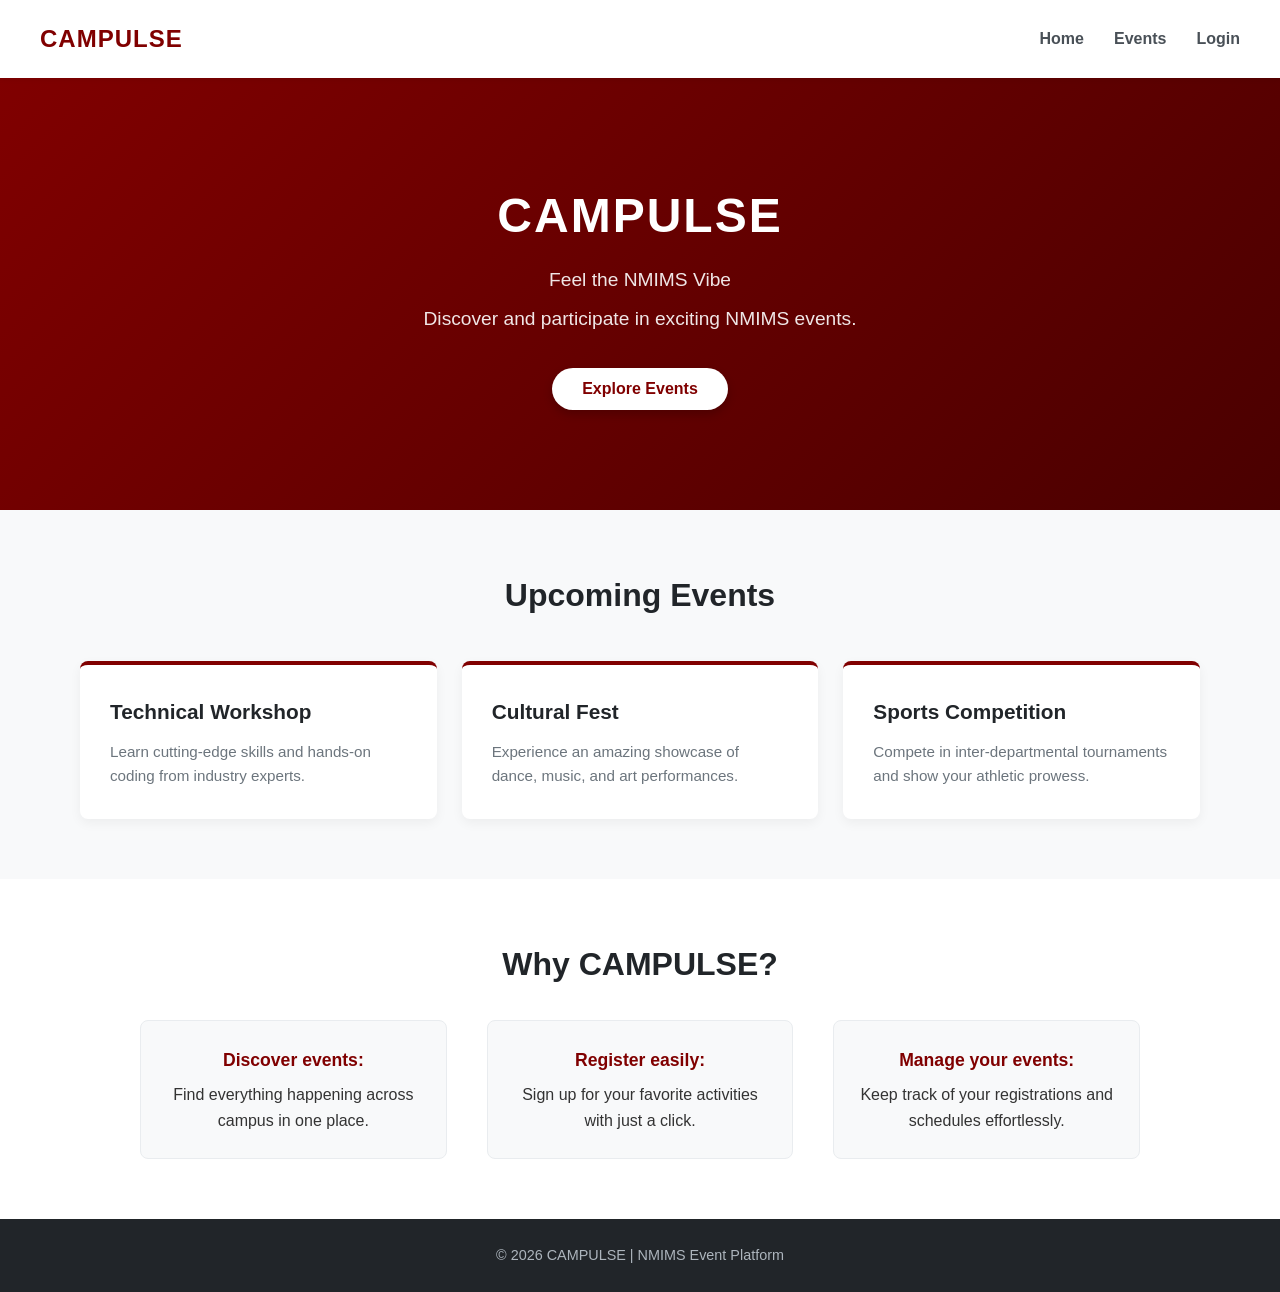
<file: Campulse/index.html>
<!DOCTYPE html>
<html lang="en">
<head>
    <meta charset="UTF-8">
    <meta name="viewport" content="width=device-width, initial-scale=1.0">
    <title>CAMPULSE - NMIMS Event Platform</title>
    <link rel="stylesheet" href="style/style.css">
</head>
<body>

    <nav>
        <div><strong>CAMPULSE</strong></div>
        <ul>
            <li><a href="#home">Home</a></li>
            <li><a href="#events">Events</a></li>
            <li><a href="#login">Login</a></li>
        </ul>
    </nav>

    <header id="home">
        <h1>CAMPULSE</h1>
        <p>Feel the NMIMS Vibe</p>
        <p>Discover and participate in exciting NMIMS events.</p>
        <a href="#events"><button>Explore Events</button></a>
    </header>

    <section id="events">
        <h2>Upcoming Events</h2>
        <div>
            <div>
                <h3>Technical Workshop</h3>
                <p>Learn cutting-edge skills and hands-on coding from industry experts.</p>
            </div>
            <div>
                <h3>Cultural Fest</h3>
                <p>Experience an amazing showcase of dance, music, and art performances.</p>
            </div>
            <div>
                <h3>Sports Competition</h3>
                <p>Compete in inter-departmental tournaments and show your athletic prowess.</p>
            </div>
        </div>
    </section>

    <section>
        <h2>Why CAMPULSE?</h2>
        <ul>
            <li><strong>Discover events:</strong> Find everything happening across campus in one place.</li>
            <li><strong>Register easily:</strong> Sign up for your favorite activities with just a click.</li>
            <li><strong>Manage your events:</strong> Keep track of your registrations and schedules effortlessly.</li>
        </ul>
    </section>

    <footer>
        <p>&copy; 2026 CAMPULSE | NMIMS Event Platform</p>
    </footer>

    <script src="js/script.js"></script>
</body>
</html>
</file>
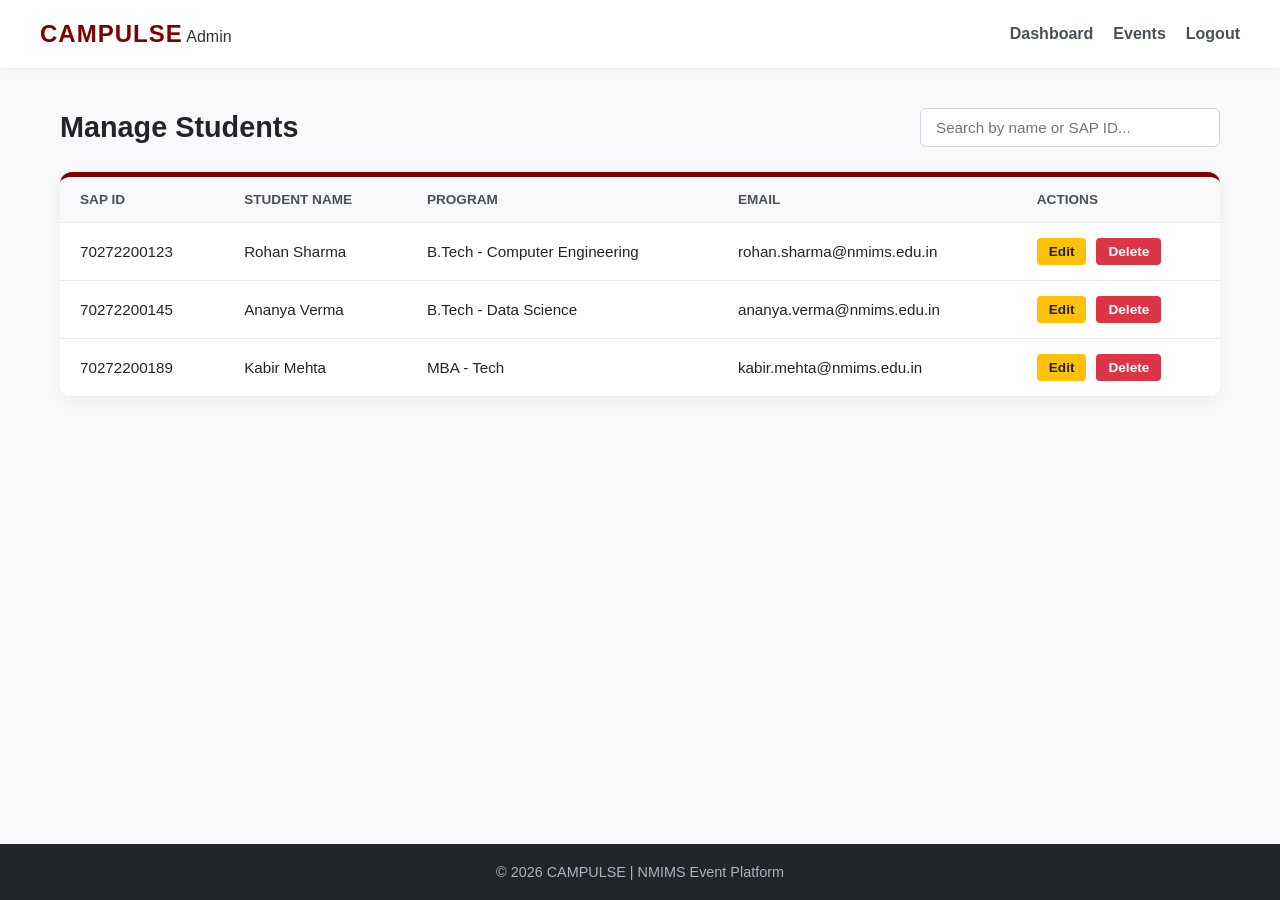
<file: Campulse/admin-students.html>
<!DOCTYPE html>
<html lang="en">
<head>
    <meta charset="UTF-8">
    <meta name="viewport" content="width=device-width, initial-scale=1.0">
    <title>CAMPULSE - Admin Manage Students</title>
    <link rel="stylesheet" href="style/admin-students.css">
</head>
<body>

    <nav>
        <div><strong>CAMPULSE</strong> Admin</div>
        <div class="nav-links">
            <a href="admin-dashboard.html">Dashboard</a>
            <a href="admin-events.html">Events</a>
            <a href="index.html">Logout</a>
        </div>
    </nav>

    <div class="dashboard-container">
        <div class="dashboard-header">
            <h2>Manage Students</h2>
            <input type="text" id="searchInput" class="search-bar" placeholder="Search by name or SAP ID...">
        </div>

        <div class="table-card">
            <table id="studentTable">
                <thead>
                    <tr>
                        <th>SAP ID</th>
                        <th>Student Name</th>
                        <th>Program</th>
                        <th>Email</th>
                        <th>Actions</th>
                    </tr>
                </thead>
                <tbody>
                    <tr>
                        <td>70272200123</td>
                        <td>Rohan Sharma</td>
                        <td>B.Tech - Computer Engineering</td>
                        <td>rohan.sharma@nmims.edu.in</td>
                        <td>
                            <div class="action-btns">
                                <button class="btn btn-edit">Edit</button>
                                <button class="btn btn-delete">Delete</button>
                            </div>
                        </td>
                    </tr>
                    <tr>
                        <td>70272200145</td>
                        <td>Ananya Verma</td>
                        <td>B.Tech - Data Science</td>
                        <td>ananya.verma@nmims.edu.in</td>
                        <td>
                            <div class="action-btns">
                                <button class="btn btn-edit">Edit</button>
                                <button class="btn btn-delete">Delete</button>
                            </div>
                        </td>
                    </tr>
                    <tr>
                        <td>70272200189</td>
                        <td>Kabir Mehta</td>
                        <td>MBA - Tech</td>
                        <td>kabir.mehta@nmims.edu.in</td>
                        <td>
                            <div class="action-btns">
                                <button class="btn btn-edit">Edit</button>
                                <button class="btn btn-delete">Delete</button>
                            </div>
                        </td>
                    </tr>
                </tbody>
            </table>
        </div>
    </div>

    <footer>
        <p>&copy; 2026 CAMPULSE | NMIMS Event Platform</p>
    </footer>

    <script src="js/admin-students.js"></script>
</body>
</html>
</file>
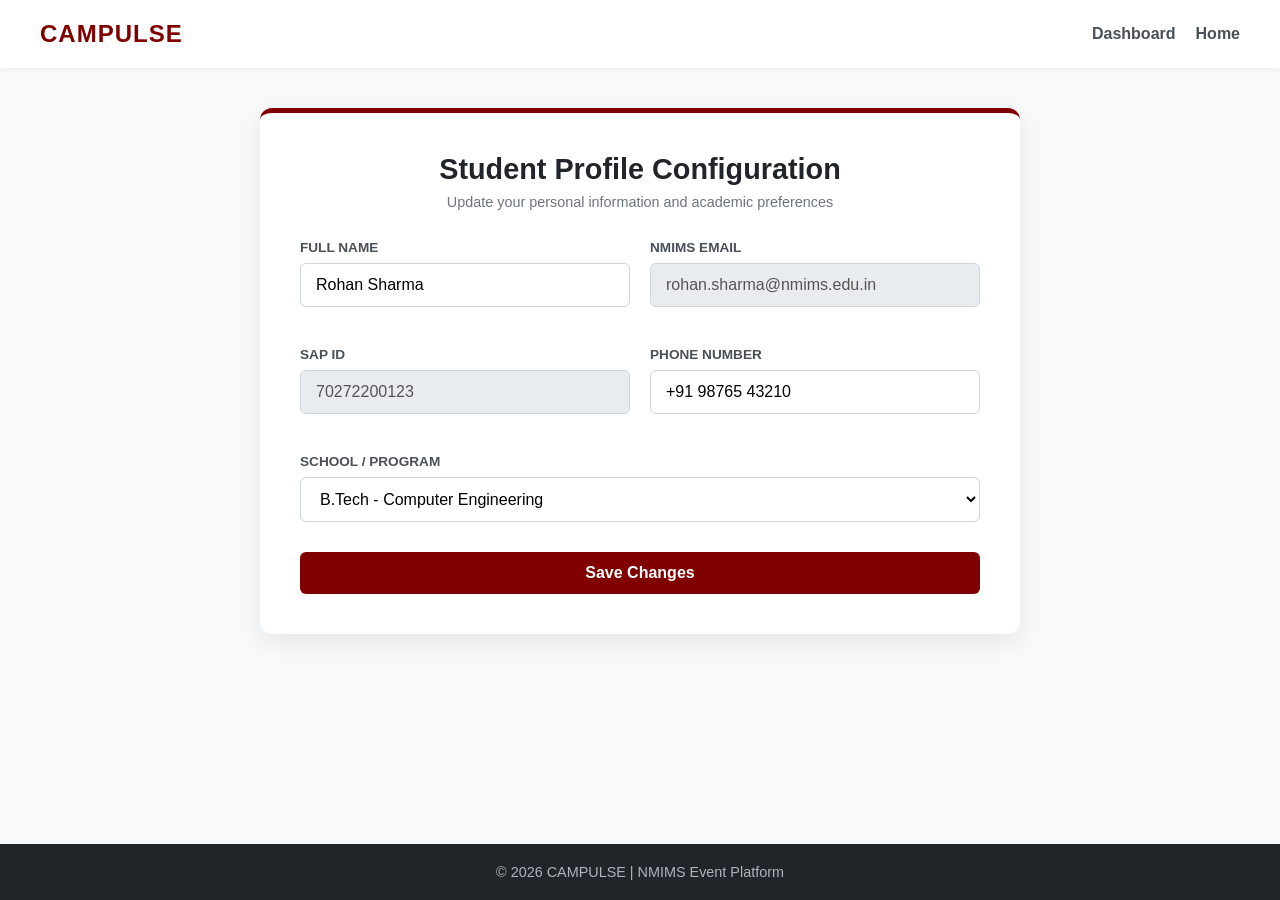
<file: Campulse/edit-profile.html>
<!DOCTYPE html>
<html lang="en">
<head>
    <meta charset="UTF-8">
    <meta name="viewport" content="width=device-width, initial-scale=1.0">
    <title>CAMPULSE - Edit Student Profile</title>
    <link rel="stylesheet" href="style/edit-profile.css">
</head>
<body>

    <nav>
        <div><strong>CAMPULSE</strong></div>
        <div class="nav-links">
            <a href="#">Dashboard</a>
            <a href="#">Home</a>
        </div>
    </nav>

    <div class="profile-container">
        <div class="profile-card">
            <h2>Student Profile Configuration</h2>
            <p>Update your personal information and academic preferences</p>
            
            <div class="success-banner" id="successBanner">Profile updated successfully!</div>

            <form id="profileForm">
                <div class="form-grid">
                    <div class="form-group">
                        <label for="fullName">Full Name</label>
                        <input type="text" id="fullName" value="Rohan Sharma" required>
                    </div>

                    <div class="form-group">
                        <label for="email">NMIMS Email</label>
                        <input type="email" id="email" value="rohan.sharma@nmims.edu.in" disabled>
                    </div>

                    <div class="form-group">
                        <label for="sapId">SAP ID</label>
                        <input type="text" id="sapId" value="70272200123" disabled>
                    </div>

                    <div class="form-group">
                        <label for="phone">Phone Number</label>
                        <input type="tel" id="phone" value="+91 98765 43210" pattern="[+0-9\s-]{10,15}" required>
                    </div>

                    <div class="form-group full-width">
                        <label for="program">School / Program</label>
                        <select id="program" required>
                            <option value="B.Tech - Computer Engineering" selected>B.Tech - Computer Engineering</option>
                            <option value="B.Tech - Data Science">B.Tech - Data Science</option>
                            <option value="MBA - Tech">MBA - Tech</option>
                            <option value="BBA - Branding & Advertising">BBA - Branding & Advertising</option>
                        </select>
                    </div>
                </div>

                <button type="submit" class="save-btn">Save Changes</button>
            </form>
        </div>
    </div>

    <footer>
        <p>&copy; 2026 CAMPULSE | NMIMS Event Platform</p>
    </footer>

    <script src="style/edit-profile.css"></script>
</body>
</html>
</file>
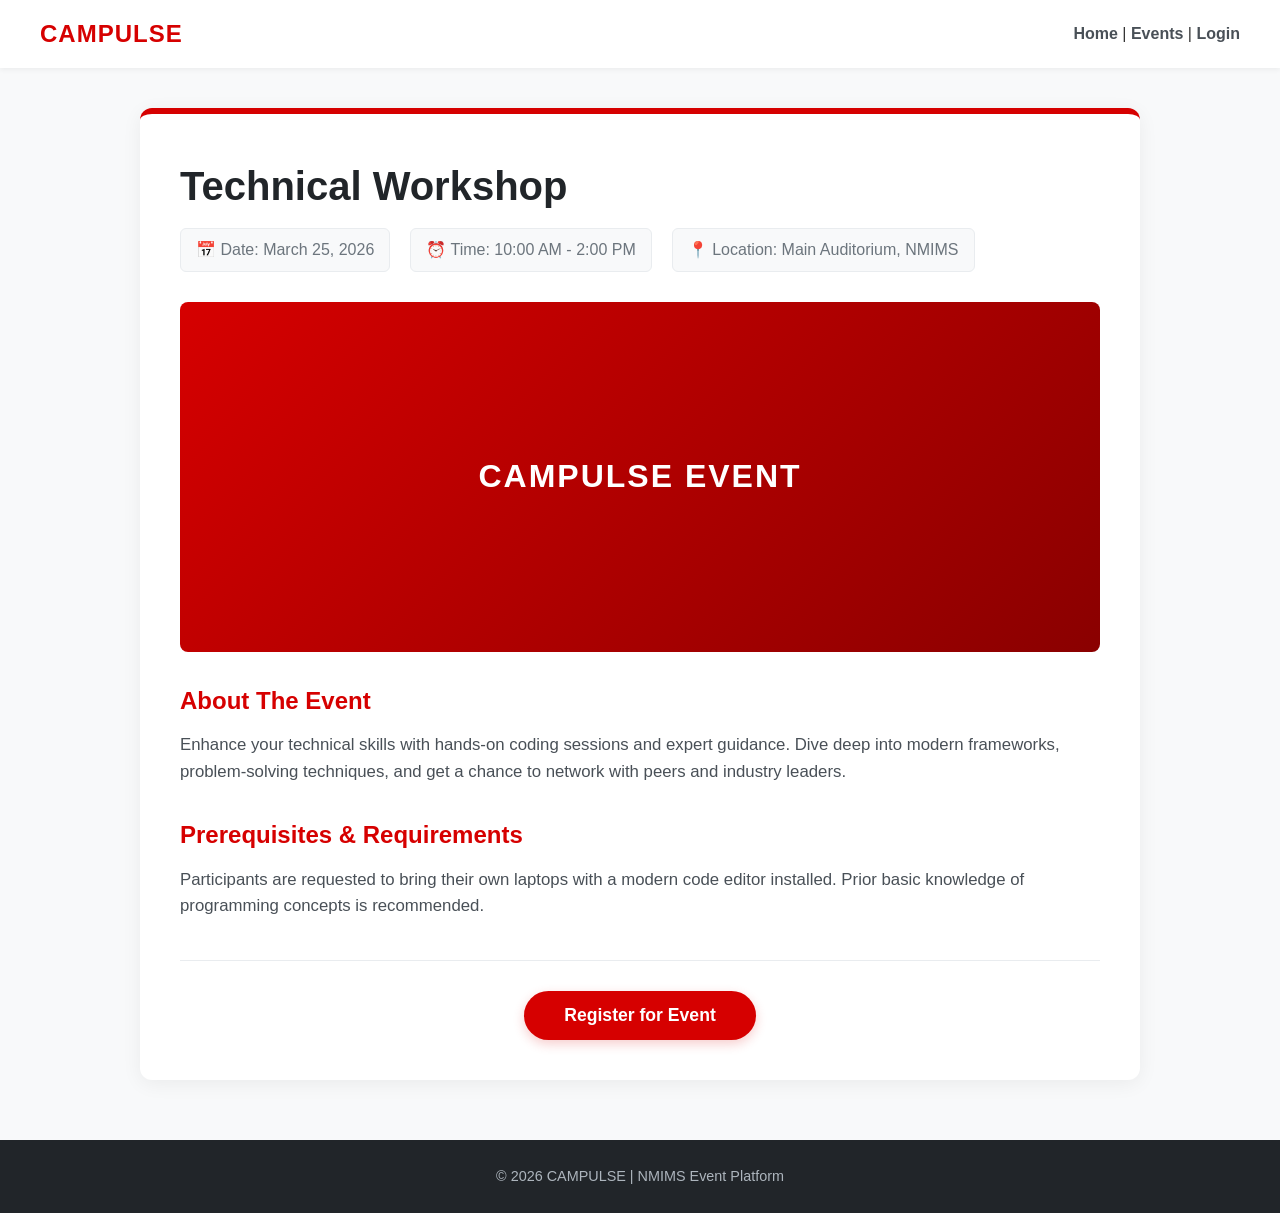
<file: Campulse/event-detail.html>
<!DOCTYPE html>
<html lang="en">
<head>
    <meta charset="UTF-8">
    <meta name="viewport" content="width=device-width, initial-scale=1.0">
    <title>Event Detail - CAMPULSE</title>
    <link rel="stylesheet" href="style/event-details.css">
</head>
<body>

    <nav>
        <div class="nav-brand">
            <strong>CAMPULSE</strong>
        </div>
        <div>
            <a href="index.html">Home</a> | 
            <a href="index.html#events">Events</a> | 
            <a href="#login">Login</a>
        </div>
    </nav>

    <main class="event-container">
        <div class="event-header">
            <h1 id="event-title">Technical Workshop</h1>
            <div class="event-meta">
                <span>📅 Date: March 25, 2026</span>
                <span>⏰ Time: 10:00 AM - 2:00 PM</span>
                <span>📍 Location: Main Auditorium, NMIMS</span>
            </div>
        </div>

        <div class="event-banner">
            CAMPULSE EVENT
        </div>

        <div class="event-section">
            <h2>About The Event</h2>
            <p id="event-desc">Enhance your technical skills with hands-on coding sessions and expert guidance. Dive deep into modern frameworks, problem-solving techniques, and get a chance to network with peers and industry leaders.</p>
        </div>

        <div class="event-section">
            <h2>Prerequisites & Requirements</h2>
            <p>Participants are requested to bring their own laptops with a modern code editor installed. Prior basic knowledge of programming concepts is recommended.</p>
        </div>

        <div class="register-box">
            <button id="registerBtn" class="btn-register">Register for Event</button>
        </div>
    </main>

    <div id="successModal" class="modal">
        <div class="modal-content">
            <h3>Successfully Registered! 🎉</h3>
            <p>You have successfully registered for the event. Check your email for further details and passes.</p>
            <button id="closeModal" class="btn-close">OK</button>
        </div>
    </div>

    <footer>
        <p>&copy; 2026 CAMPULSE | NMIMS Event Platform</p>
    </footer>

    <script src="js/event-detail.js"></script>
</body>
</html>
</file>
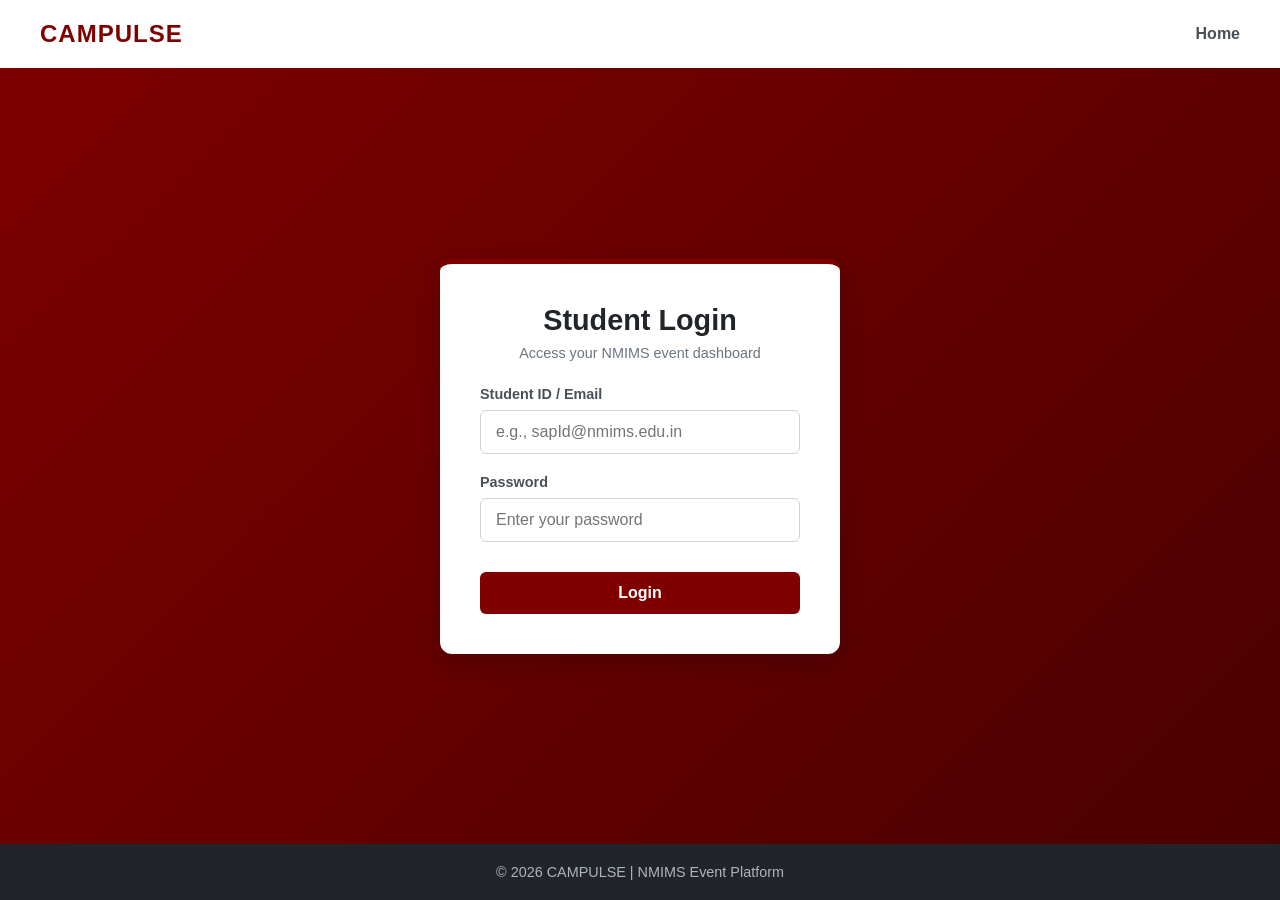
<file: Campulse/login.html>
<!DOCTYPE html>
<html lang="en">
<head>
    <meta charset="UTF-8">
    <meta name="viewport" content="width=device-width, initial-scale=1.0">
    <title>CAMPULSE - Student Login</title>
    <link rel="stylesheet" href="style/login.css">
</head>
<body>

    <nav>
        <div><strong>CAMPULSE</strong></div>
        <a href="index.html">Home</a>
    </nav>

    <div class="login-container">
        <div class="login-card">
            <h2>Student Login</h2>
            <p>Access your NMIMS event dashboard</p>
            
            <form id="loginForm">
                <div class="form-group">
                    <label for="studentId">Student ID / Email</label>
                    <input type="text" id="studentId" placeholder="e.g., sapId@nmims.edu.in" required>
                    <div class="error-message" id="idError">Please enter a valid NMIMS email or ID.</div>
                </div>

                <div class="form-group">
                    <label for="password">Password</label>
                    <input type="password" id="password" placeholder="Enter your password" required>
                    <div class="error-message" id="passError">Password must be at least 6 characters.</div>
                </div>

                <button type="submit" class="login-btn">Login</button>
            </form>
        </div>
    </div>

    <footer>
        <p>&copy; 2026 CAMPULSE | NMIMS Event Platform</p>
    </footer>

    <script src="js/login.js"></script>
</body>
</html>
</file>
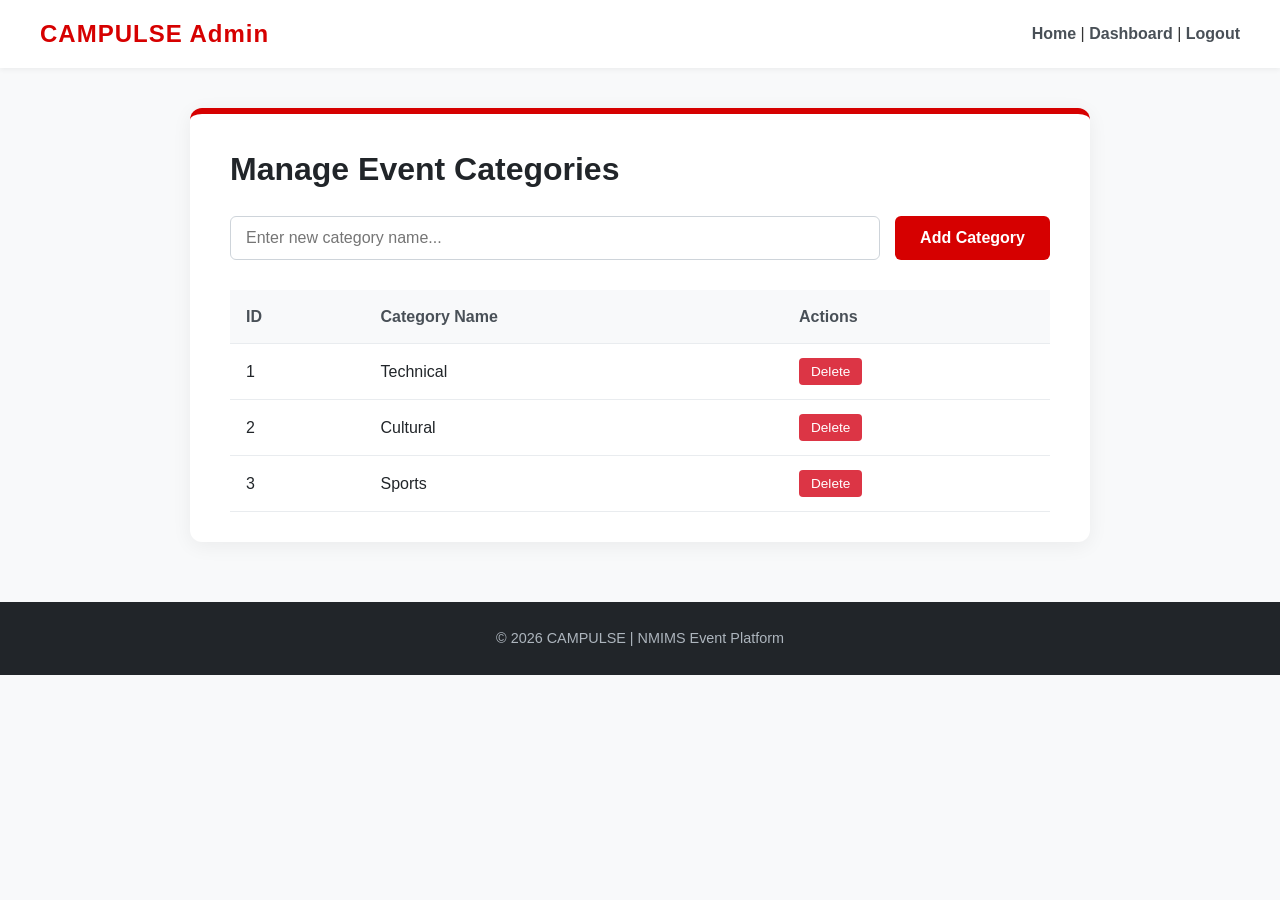
<file: Campulse/manage-categories.html>
<!DOCTYPE html>
<html lang="en">
<head>
    <meta charset="UTF-8">
    <meta name="viewport" content="width=device-width, initial-scale=1.0">
    <title>Manage Categories - CAMPULSE Admin</title>
    <link rel="stylesheet" href="style/manage-categories.css">
</head>
<body>

    <nav>
        <div>
            <strong>CAMPULSE Admin</strong>
        </div>
        <div>
            <a href="index.html">Home</a> | 
            <a href="#dashboard">Dashboard</a> | 
            <a href="#logout">Logout</a>
        </div>
    </nav>

    <main class="admin-container">
        <h1>Manage Event Categories</h1>
        
        <form id="categoryForm" class="category-form">
            <input type="text" id="categoryInput" placeholder="Enter new category name..." required autocomplete="off">
            <button type="submit" class="btn-add">Add Category</button>
        </form>

        <table class="category-table">
            <thead>
                <tr>
                    <th>ID</th>
                    <th>Category Name</th>
                    <th>Actions</th>
                </tr>
            </thead>
            <tbody id="categoryTableBody"></tbody>
        </table>
    </main>

    <footer>
        <p>&copy; 2026 CAMPULSE | NMIMS Event Platform</p>
    </footer>

    <script src="js/manage-caategories.js"></script>
</body>
</html>
</file>
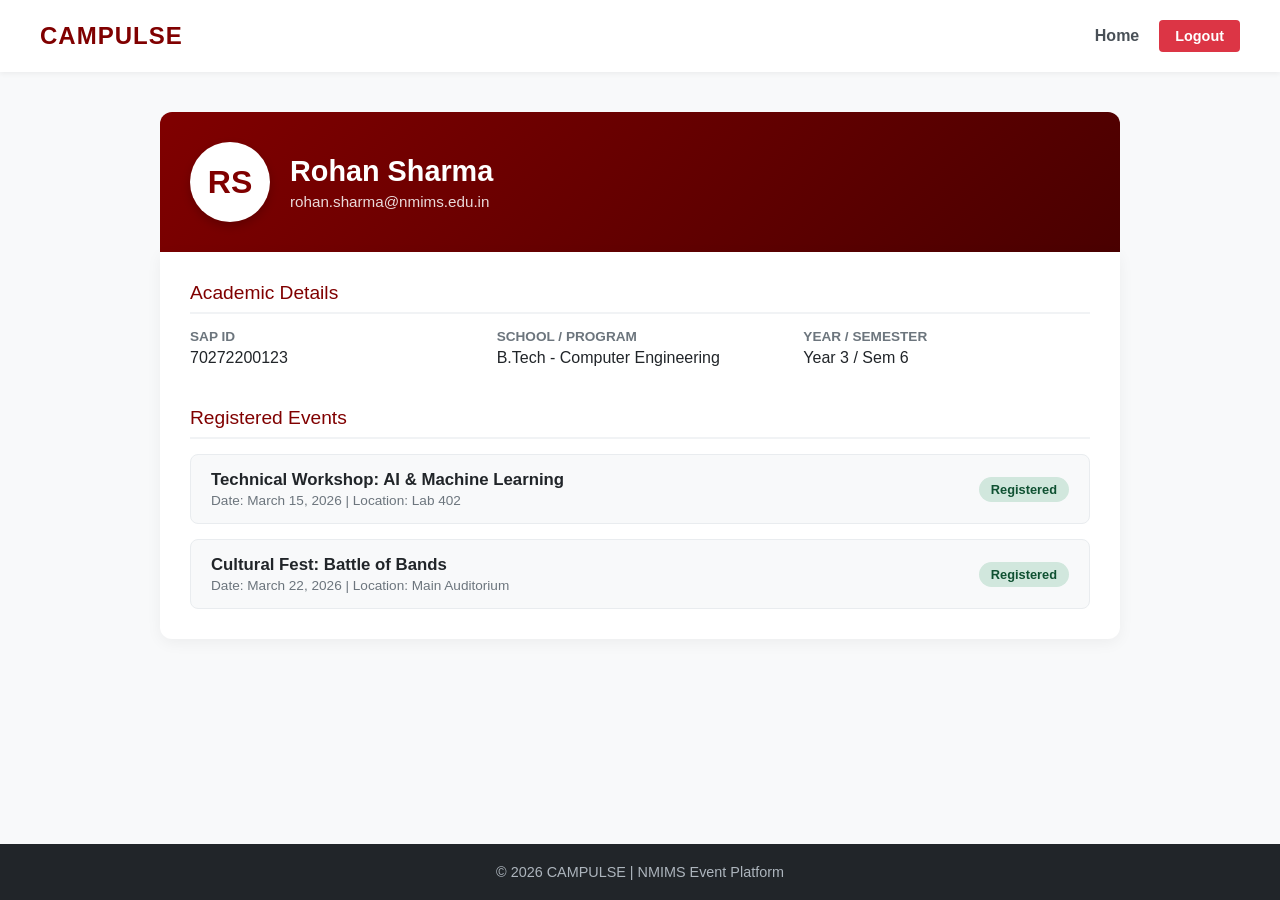
<file: Campulse/profile.html>
<!DOCTYPE html>
<html lang="en">
<head>
    <meta charset="UTF-8">
    <meta name="viewport" content="width=device-width, initial-scale=1.0">
    <title>CAMPULSE - Student Profile</title>
    <link rel="stylesheet" href="style/profile.css">
</head>
<body>

    <nav>
        <div><strong>CAMPULSE</strong></div>
        <div class="nav-links">
            <a href="index.html">Home</a>
            <a href="#" class="logout-btn" id="logoutBtn">Logout</a>
        </div>
    </nav>

    <div class="profile-container">
        <div class="profile-header">
            <div class="avatar-placeholder" id="avatarInitials">RS</div>
            <div class="profile-title">
                <h2 id="studentName">Rohan Sharma</h2>
                <p id="studentEmail">rohan.sharma@nmims.edu.in</p>
            </div>
        </div>

        <div class="profile-body">
            <div class="section-title">Academic Details</div>
            <div class="info-grid">
                <div class="info-item">
                    <label>SAP ID</label>
                    <span id="sapId">70272200123</span>
                </div>
                <div class="info-item">
                    <label>School / Program</label>
                    <span id="program">B.Tech - Computer Engineering</span>
                </div>
                <div class="info-item">
                    <label>Year / Semester</label>
                    <span id="semester">Year 3 / Sem 6</span>
                </div>
            </div>

            <div class="section-title">Registered Events</div>
            <div class="event-list">
                <div class="event-card">
                    <div class="event-info">
                        <h4>Technical Workshop: AI & Machine Learning</h4>
                        <p>Date: March 15, 2026 | Location: Lab 402</p>
                    </div>
                    <span class="status-badge">Registered</span>
                </div>
                <div class="event-card">
                    <div class="event-info">
                        <h4>Cultural Fest: Battle of Bands</h4>
                        <p>Date: March 22, 2026 | Location: Main Auditorium</p>
                    </div>
                    <span class="status-badge">Registered</span>
                </div>
            </div>
        </div>
    </div>

    <footer>
        <p>&copy; 2026 CAMPULSE | NMIMS Event Platform</p>
    </footer>

    <script src="js/profile.js"></script>
</body>
</html>
</file>
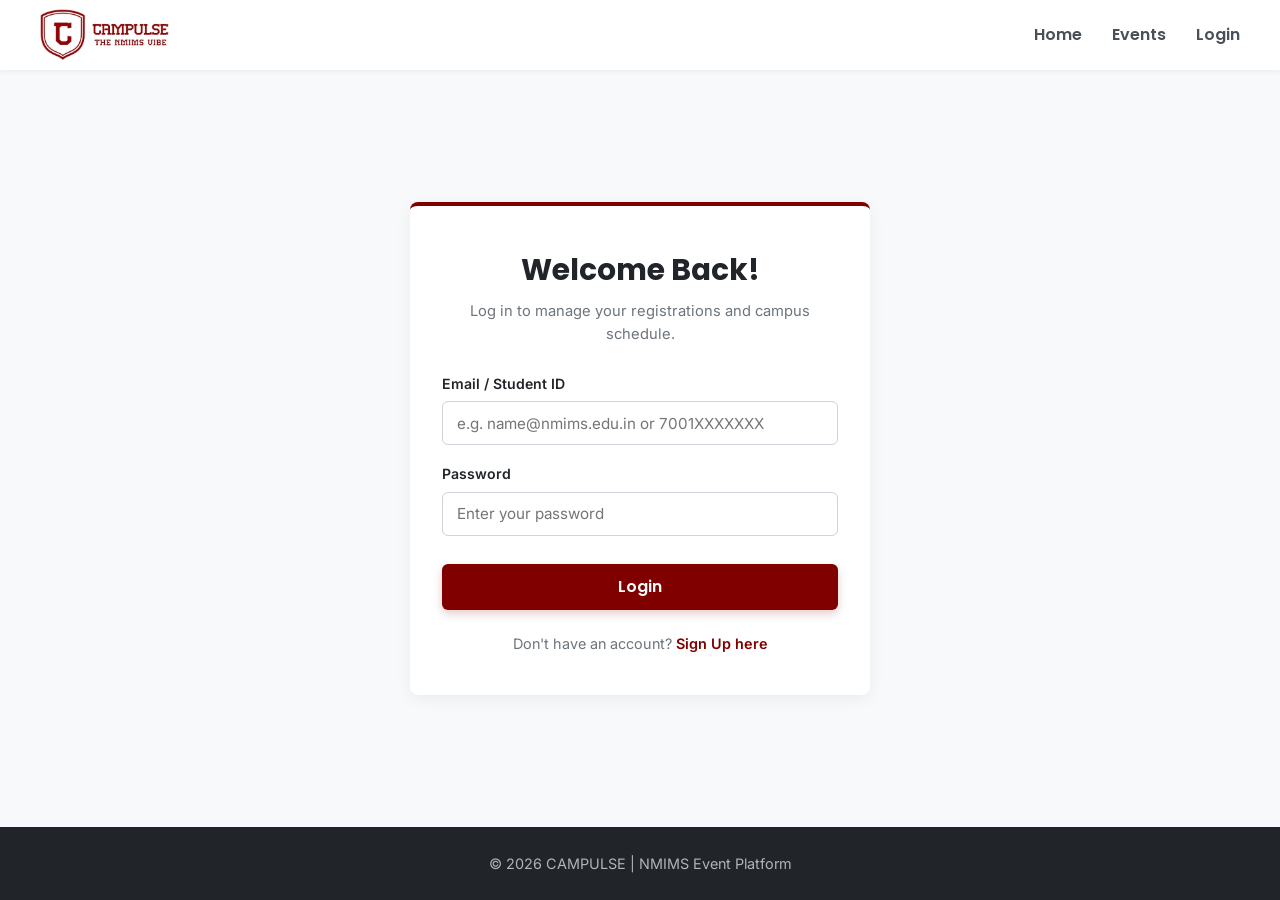
<file: Campulse/php4/php4/student-login.html>
<!DOCTYPE html>
<html lang="en">

<head>
    <meta charset="UTF-8">
    <meta name="viewport" content="width=device-width, initial-scale=1.0">
    <title>Student Login - CAMPULSE</title>
    <link rel="stylesheet" href="style/style.css">
    <link rel="icon" type="image/png" href="images/f2-removebg-preview.png">
    <link rel="preconnect" href="https://fonts.googleapis.com">
    <link rel="preconnect" href="https://fonts.gstatic.com" crossorigin>
    <link href="https://fonts.googleapis.com/css2?family=Inter:wght@400;500;600&family=Poppins:wght@600;700;800&display=swap" rel="stylesheet">
    <link rel="stylesheet" href="style/style3.css">
</head>

<body class="auth-page-body">

    <!-- Global Navigation matching homepage & signup -->
    <nav>
        <a href="index.html" class="nav-brand">
            <img src="images/f6 - Copy.jpeg" alt="CAMPULSE Logo" class="nav-logo">
        </a>
        <ul>
            <li><a href="index.html#home">Home</a></li>
            <li><a href="upcoming-events.html">Events</a></li>
            <li><a href="student-login.html">Login</a></li>
        </ul>
    </nav>

    <!-- Main Login Card Container -->
    <main class="auth-container">
        <div class="auth-card">
            <h2>Welcome Back!</h2>
            <p class="auth-subtitle">Log in to manage your registrations and campus schedule.</p>

            <!-- Status Banner for Feedback -->
            <div id="status-banner" class="status-banner" style="display: none;"></div>

            <form id="login-form" novalidate>
                <!-- Email or SAP ID -->
                <div class="form-group">
                    <label for="login-identifier">Email / Student ID</label>
                    <input type="text" id="login-identifier" placeholder="e.g. name@nmims.edu.in or 7001XXXXXXX" required>
                    <small class="error-msg"></small>
                </div>

                <!-- Password -->
                <div class="form-group">
                    <label for="login-password">Password</label>
                    <input type="password" id="login-password" placeholder="Enter your password" required>
                    <small class="error-msg"></small>
                </div>

                <!-- Submit Button -->
                <button type="submit" class="auth-submit-btn">Login</button>

                <!-- Navigation Link to Sign Up -->
                <p class="auth-footer-text">
                    Don't have an account? <a href="student-signup.html">Sign Up here</a>
                </p>
            </form>
        </div>
    </main>

    <!-- Global Footer -->
    <footer>
        <p>&copy; 2026 CAMPULSE | NMIMS Event Platform</p>
    </footer>

    <script src="js/login.js"></script>
</body>

</html>
</file>
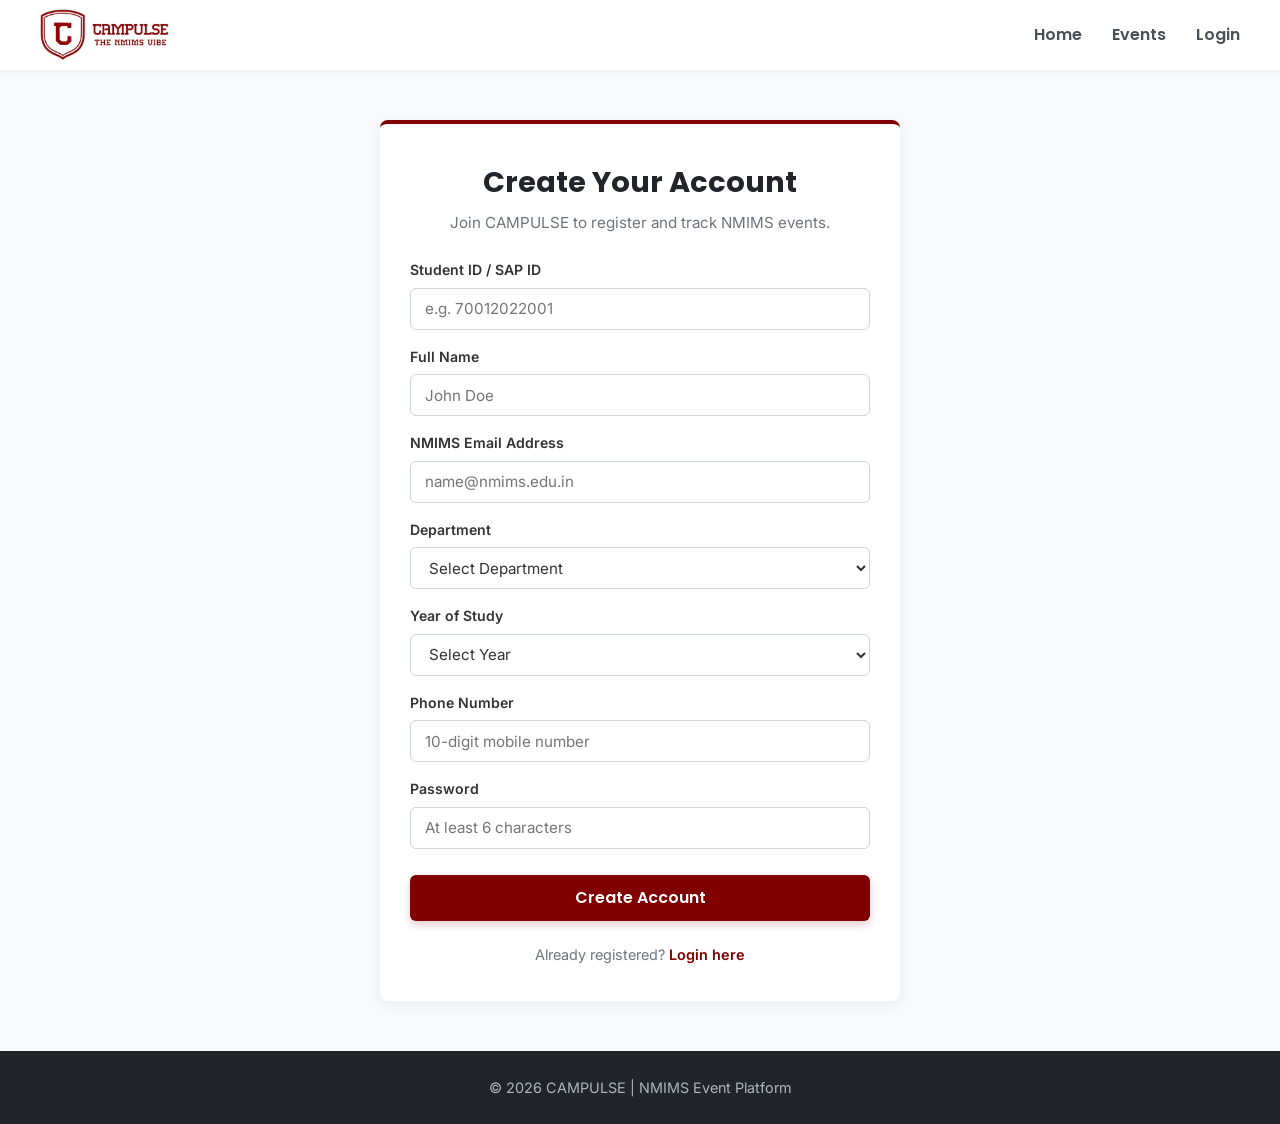
<file: Campulse/php4/php4/student-signup.html>
<!DOCTYPE html>
<html lang="en">

<head>
    <meta charset="UTF-8">
    <meta name="viewport" content="width=device-width, initial-scale=1.0">
    <title>Student Sign Up - CAMPULSE</title>
    <link rel="stylesheet" href="style/style.css">
    <link rel="icon" type="image/png" href="images/f2-removebg-preview.png">
    <link rel="preconnect" href="https://fonts.googleapis.com">
    <link rel="preconnect" href="https://fonts.gstatic.com" crossorigin>
    <link href="https://fonts.googleapis.com/css2?family=Inter:wght@400;500;600&family=Poppins:wght@600;700;800&display=swap" rel="stylesheet">
    <link rel="stylesheet" href="style/style2.css">
</head>

<body class="auth-page-body">

    <!-- Global Navigation matching homepage -->
    <nav>
        <a href="index.html" class="nav-brand">
            <img src="images/f6 - Copy.jpeg" alt="CAMPULSE Logo" class="nav-logo">
        </a>
        <ul>
            <li><a href="index.html#home">Home</a></li>
            <li><a href="upcoming-events.html">Events</a></li>
            <li><a href="student-login.html">Login</a></li>
        </ul>
    </nav>

    <!-- Main Signup Form Layout -->
    <main class="auth-container">
        <div class="auth-card">
            <h2>Create Your Account</h2>
            <p class="auth-subtitle">Join CAMPULSE to register and track NMIMS events.</p>

            <!-- Status Banner for JS Feedback -->
            <div id="status-banner" class="status-banner" style="display: none;"></div>

            <form id="signup-form" novalidate>
                <!-- Student ID -->
                <div class="form-group">
                    <label for="student-id">Student ID / SAP ID</label>
                    <input type="text" id="student-id" placeholder="e.g. 70012022001" required>
                    <small class="error-msg"></small>
                </div>

                <!-- Full Name -->
                <div class="form-group">
                    <label for="student-name">Full Name</label>
                    <input type="text" id="student-name" placeholder="John Doe" required>
                    <small class="error-msg"></small>
                </div>

                <!-- Email Address -->
                <div class="form-group">
                    <label for="student-email">NMIMS Email Address</label>
                    <input type="email" id="student-email" placeholder="name@nmims.edu.in" required>
                    <small class="error-msg"></small>
                </div>

                <!-- Department Dropdown -->
                <div class="form-group">
                    <label for="department">Department</label>
                    <select id="department" required>
                        <option value="">Select Department</option>
                        <option value="Computer Engineering">Computer Engineering</option>
                        <option value="Information Technology">Information Technology</option>
                        <option value="Data Science">Data Science</option>
                        <option value="Artificial Intelligence">Artificial Intelligence</option>
                        <option value="Mechanical Engineering">Mechanical Engineering</option>
                        <option value="Civil Engineering">Civil Engineering</option>
                        <option value="MBA Tech">MBA Tech</option>
                    </select>
                    <small class="error-msg"></small>
                </div>

                <!-- Year Dropdown -->
                <div class="form-group">
                    <label for="year">Year of Study</label>
                    <select id="year" required>
                        <option value="">Select Year</option>
                        <option value="First Year">First Year (FY)</option>
                        <option value="Second Year">Second Year (SY)</option>
                        <option value="Third Year">Third Year (TY)</option>
                        <option value="Final Year">Final Year (Final Year)</option>
                    </select>
                    <small class="error-msg"></small>
                </div>

                <!-- Phone Number -->
                <div class="form-group">
                    <label for="phone">Phone Number</label>
                    <input type="tel" id="phone" placeholder="10-digit mobile number" required>
                    <small class="error-msg"></small>
                </div>

                <!-- Password -->
                <div class="form-group">
                    <label for="password">Password</label>
                    <input type="password" id="password" placeholder="At least 6 characters" required>
                    <small class="error-msg"></small>
                </div>

                <!-- Submit Button -->
                <button type="submit" class="auth-submit-btn">Create Account</button>

                <!-- Footer Link -->
                <p class="auth-footer-text">
                    Already registered? <a href="student-login.html">Login here</a>
                </p>
            </form>
        </div>
    </main>

    <!-- Global Footer matching homepage -->
    <footer>
        <p>&copy; 2026 CAMPULSE | NMIMS Event Platform</p>
    </footer>

    <script src="js/signup.js"></script>
</body>

</html>
</file>
<file: Campulse/style/style.css>
* {
    margin: 0;
    padding: 0;
    box-sizing: border-box;
    font-family: 'Segoe UI', Tahoma, Geneva, Verdana, sans-serif;
}

body {
    background-color: #f8f9fa;
    color: #333333;
    line-height: 1.6;
}

nav {
    display: flex;
    justify-content: space-between;
    align-items: center;
    background-color: #ffffff;
    padding: 20px 40px;
    box-shadow: 0 2px 5px rgba(0, 0, 0, 0.05);
    position: sticky;
    top: 0;
    z-index: 1000;
}

nav div strong {
    font-size: 1.5rem;
    color: #800000;
    letter-spacing: 1px;
}

nav ul {
    display: flex;
    list-style: none;
    gap: 30px;
}

nav ul li a {
    text-decoration: none;
    color: #495057;
    font-weight: 600;
    transition: color 0.3s ease;
}

nav ul li a:hover {
    color: #800000;
}

header#home {
    background: linear-gradient(135deg, #800000 0%, #4a0000 100%);
    color: #ffffff;
    text-align: center;
    padding: 100px 20px;
}

header#home h1 {
    font-size: 3rem;
    margin-bottom: 10px;
    letter-spacing: 2px;
}

header#home p {
    font-size: 1.2rem;
    margin-bottom: 8px;
    opacity: 0.9;
}

header#home a button {
    margin-top: 25px;
    background-color: #ffffff;
    color: #800000;
    border: none;
    padding: 12px 30px;
    font-size: 1rem;
    font-weight: bold;
    border-radius: 25px;
    cursor: pointer;
    transition: transform 0.2s ease, background-color 0.2s ease;
    box-shadow: 0 4px 10px rgba(0, 0, 0, 0.2);
}

header#home a button:hover {
    background-color: #f1f3f5;
    transform: translateY(-2px);
}

section#events {
    padding: 60px 40px;
    max-width: 1200px;
    margin: 0 auto;
}

section#events h2 {
    text-align: center;
    font-size: 2rem;
    margin-bottom: 40px;
    color: #212529;
}

section#events > div {
    display: grid;
    grid-template-columns: repeat(auto-fit, minmax(300px, 1fr));
    gap: 25px;
}

section#events > div > div {
    background-color: #ffffff;
    padding: 30px;
    border-radius: 8px;
    box-shadow: 0 4px 12px rgba(0, 0, 0, 0.05);
    transition: transform 0.3s ease;
    border-top: 4px solid #800000;
}

section#events > div > div:hover {
    transform: translateY(-5px);
}

section#events > div > div h3 {
    font-size: 1.3rem;
    margin-bottom: 12px;
    color: #212529;
}

section#events > div > div p {
    color: #6c757d;
    font-size: 0.95rem;
}

section:nth-of-type(2) {
    background-color: #ffffff;
    padding: 60px 40px;
    text-align: center;
}

section:nth-of-type(2) h2 {
    font-size: 2rem;
    margin-bottom: 30px;
    color: #212529;
}

section:nth-of-type(2) ul {
    list-style: none;
    display: flex;
    justify-content: center;
    gap: 40px;
    flex-wrap: wrap;
    max-width: 1000px;
    margin: 0 auto;
}

section:nth-of-type(2) ul li {
    background-color: #f8f9fa;
    padding: 25px;
    border-radius: 8px;
    flex: 1;
    min-width: 250px;
    border: 1px solid #e9ecef;
}

section:nth-of-type(2) ul li strong {
    display: block;
    font-size: 1.1rem;
    color: #800000;
    margin-bottom: 8px;
}

footer {
    background-color: #212529;
    color: #adb5bd;
    text-align: center;
    padding: 25px 20px;
    font-size: 0.9rem;
}
</file>
<file: Campulse/style/admin-students.css>
* {
    margin: 0;
    padding: 0;
    box-sizing: border-box;
    font-family: 'Segoe UI', Tahoma, Geneva, Verdana, sans-serif;
}

body {
    background-color: #f8f9fa;
    color: #333333;
    min-height: 100vh;
    display: flex;
    flex-direction: column;
    justify-content: space-between;
}

nav {
    display: flex;
    justify-content: space-between;
    align-items: center;
    background-color: #ffffff;
    padding: 20px 40px;
    box-shadow: 0 2px 5px rgba(0, 0, 0, 0.05);
}

nav div strong {
    font-size: 1.5rem;
    color: #800000;
    letter-spacing: 1px;
}

.nav-links {
    display: flex;
    gap: 20px;
    align-items: center;
}

nav a {
    text-decoration: none;
    color: #495057;
    font-weight: 600;
    transition: color 0.3s ease;
}

nav a:hover {
    color: #800000;
}

.dashboard-container {
    max-width: 1200px;
    margin: 40px auto;
    padding: 0 20px;
    width: 100%;
    flex: 1;
}

.dashboard-header {
    display: flex;
    justify-content: space-between;
    align-items: center;
    margin-bottom: 25px;
    flex-wrap: wrap;
    gap: 15px;
}

.dashboard-header h2 {
    font-size: 1.8rem;
    color: #212529;
}

.search-bar {
    padding: 10px 15px;
    width: 300px;
    border: 1px solid #ced4da;
    border-radius: 6px;
    font-size: 0.95rem;
}

.search-bar:focus {
    outline: none;
    border-color: #800000;
    box-shadow: 0 0 0 3px rgba(128, 0, 0, 0.15);
}

.table-card {
    background-color: #ffffff;
    border-radius: 12px;
    box-shadow: 0 4px 15px rgba(0, 0, 0, 0.05);
    overflow: hidden;
    border-top: 5px solid #800000;
}

table {
    width: 100%;
    border-collapse: collapse;
    text-align: left;
}

th, td {
    padding: 15px 20px;
    border-bottom: 1px solid #e9ecef;
}

th {
    background-color: #f8f9fa;
    color: #495057;
    font-size: 0.85rem;
    text-transform: uppercase;
    font-weight: 600;
}

td {
    font-size: 0.95rem;
    color: #212529;
}

tr:hover {
    background-color: #fdfdfd;
}

.action-btns {
    display: flex;
    gap: 10px;
}

.btn {
    padding: 6px 12px;
    font-size: 0.85rem;
    font-weight: 600;
    border-radius: 4px;
    border: none;
    cursor: pointer;
    transition: background-color 0.2s ease;
}

.btn-edit {
    background-color: #ffc107;
    color: #212529;
}

.btn-edit:hover {
    background-color: #ffca2c;
}

.btn-delete {
    background-color: #dc3545;
    color: #ffffff;
}

.btn-delete:hover {
    background-color: #bb2d3b;
}

footer {
    background-color: #212529;
    color: #adb5bd;
    text-align: center;
    padding: 20px;
    font-size: 0.9rem;
    margin-top: 40px;
}
</file>
<file: Campulse/style/edit-profile.css>
* {
    margin: 0;
    padding: 0;
    box-sizing: border-box;
    font-family: 'Segoe UI', Tahoma, Geneva, Verdana, sans-serif;
}

body {
    background-color: #f8f9fa;
    color: #333333;
    min-height: 100vh;
    display: flex;
    flex-direction: column;
    justify-content: space-between;
}

nav {
    display: flex;
    justify-content: space-between;
    align-items: center;
    background-color: #ffffff;
    padding: 20px 40px;
    box-shadow: 0 2px 5px rgba(0, 0, 0, 0.05);
}

nav div strong {
    font-size: 1.5rem;
    color: #800000;
    letter-spacing: 1px;
}

.nav-links {
    display: flex;
    gap: 20px;
    align-items: center;
}

nav a {
    text-decoration: none;
    color: #495057;
    font-weight: 600;
    transition: color 0.3s ease;
}

nav a:hover {
    color: #800000;
}

.profile-container {
    max-width: 800px;
    margin: 40px auto;
    padding: 0 20px;
    width: 100%;
    flex: 1;
}

.profile-card {
    background-color: #ffffff;
    padding: 40px;
    border-radius: 12px;
    box-shadow: 0 8px 24px rgba(0, 0, 0, 0.08);
    border-top: 5px solid #800000;
}

.profile-card h2 {
    font-size: 1.8rem;
    margin-bottom: 8px;
    color: #212529;
    text-align: center;
}

.profile-card p {
    color: #6c757d;
    font-size: 0.9rem;
    text-align: center;
    margin-bottom: 30px;
}

.form-grid {
    display: grid;
    grid-template-columns: repeat(auto-fit, minmax(320px, 1fr));
    gap: 20px;
}

.form-group {
    margin-bottom: 20px;
}

.form-group.full-width {
    grid-column: 1 / -1;
}

.form-group label {
    display: block;
    font-size: 0.85rem;
    font-weight: 600;
    margin-bottom: 8px;
    color: #495057;
    text-transform: uppercase;
}

.form-group input, .form-group select {
    width: 100%;
    padding: 12px 15px;
    border: 1px solid #ced4da;
    border-radius: 6px;
    font-size: 1rem;
    background-color: #fff;
    transition: border-color 0.3s ease, box-shadow 0.3s ease;
}

.form-group input:focus, .form-group select:focus {
    outline: none;
    border-color: #800000;
    box-shadow: 0 0 0 3px rgba(128, 0, 0, 0.15);
}

.form-group input:disabled {
    background-color: #e9ecef;
    cursor: not-allowed;
}

.save-btn {
    width: 100%;
    background-color: #800000;
    color: #ffffff;
    border: none;
    padding: 12px;
    font-size: 1rem;
    font-weight: bold;
    border-radius: 6px;
    cursor: pointer;
    transition: background-color 0.2s ease, transform 0.1s ease;
    margin-top: 10px;
}

.save-btn:hover {
    background-color: #600000;
}

.save-btn:active {
    transform: scale(0.98);
}

.success-banner {
    background-color: #d1e7dd;
    color: #0f5132;
    padding: 12px;
    border-radius: 6px;
    margin-bottom: 20px;
    text-align: center;
    font-weight: 600;
    display: none;
}

footer {
    background-color: #212529;
    color: #adb5bd;
    text-align: center;
    padding: 20px;
    font-size: 0.9rem;
    margin-top: 40px;
}
</file>
<file: Campulse/style/event-details.css>
* {
    margin: 0;
    padding: 0;
    box-sizing: border-box;
    font-family: 'Segoe UI', Tahoma, Geneva, Verdana, sans-serif;
}

body {
    background-color: #f8f9fa;
    color: #333333;
    line-height: 1.6;
}

nav {
    display: flex;
    justify-content: space-between;
    align-items: center;
    background-color: #ffffff;
    padding: 15px 40px;
    box-shadow: 0 2px 5px rgba(0, 0, 0, 0.05);
    position: sticky;
    top: 0;
    z-index: 1000;
}

nav .nav-brand {
    display: flex;
    align-items: center;
    gap: 12px;
}

nav .logo {
    height: 40px;
    width: auto;
    object-fit: contain;
}

nav div strong {
    font-size: 1.5rem;
    color: #d60000;
    letter-spacing: 1px;
}

nav div a {
    text-decoration: none;
    color: #495057;
    font-weight: 600;
    transition: color 0.3s ease;
}

nav div a:hover {
    color: #d60000;
}

.event-container {
    max-width: 1000px;
    margin: 40px auto;
    background: #ffffff;
    padding: 40px;
    border-radius: 12px;
    box-shadow: 0 4px 20px rgba(0, 0, 0, 0.06);
    border-top: 6px solid #d60000;
}

.event-header h1 {
    font-size: 2.5rem;
    color: #212529;
    margin-bottom: 10px;
}

.event-meta {
    display: flex;
    gap: 20px;
    color: #6c757d;
    font-size: 1rem;
    margin-bottom: 30px;
    flex-wrap: wrap;
}

.event-meta span {
    background: #f8f9fa;
    padding: 8px 15px;
    border-radius: 6px;
    border: 1px solid #e9ecef;
}

.event-banner {
    width: 100%;
    height: 350px;
    background: linear-gradient(135deg, #d60000 0%, #8a0000 100%);
    border-radius: 8px;
    display: flex;
    align-items: center;
    justify-content: center;
    color: white;
    font-size: 2rem;
    font-weight: bold;
    margin-bottom: 30px;
    letter-spacing: 2px;
}

.event-section {
    margin-bottom: 30px;
}

.event-section h2 {
    font-size: 1.5rem;
    color: #d60000;
    margin-bottom: 12px;
}

.event-section p {
    color: #495057;
    font-size: 1.05rem;
}

.register-box {
    text-align: center;
    margin-top: 40px;
    padding-top: 30px;
    border-top: 1px solid #e9ecef;
}

.btn-register {
    background-color: #d60000;
    color: white;
    border: none;
    padding: 14px 40px;
    font-size: 1.1rem;
    font-weight: bold;
    border-radius: 30px;
    cursor: pointer;
    transition: all 0.3s ease;
    box-shadow: 0 4px 12px rgba(214, 0, 0, 0.2);
}

.btn-register:hover {
    background-color: #8a0000;
    transform: translateY(-2px);
}

.modal {
    display: none;
    position: fixed;
    top: 0;
    left: 0;
    width: 100%;
    height: 100%;
    background: rgba(0, 0, 0, 0.5);
    justify-content: center;
    align-items: center;
    z-index: 2000;
}

.modal-content {
    background: white;
    padding: 30px;
    border-radius: 8px;
    text-align: center;
    max-width: 400px;
    width: 90%;
    box-shadow: 0 4px 15px rgba(0, 0, 0, 0.2);
}

.modal-content h3 {
    color: #d60000;
    margin-bottom: 10px;
    font-size: 1.5rem;
}

.modal-content p {
    color: #6c757d;
    margin-bottom: 20px;
}

.btn-close {
    background-color: #212529;
    color: white;
    border: none;
    padding: 8px 20px;
    border-radius: 4px;
    cursor: pointer;
}

footer {
    background-color: #212529;
    color: #adb5bd;
    text-align: center;
    padding: 25px 20px;
    font-size: 0.9rem;
    margin-top: 60px;
}
</file>
<file: Campulse/style/login.css>
* {
    margin: 0;
    padding: 0;
    box-sizing: border-box;
    font-family: 'Segoe UI', Tahoma, Geneva, Verdana, sans-serif;
}

body {
    background: linear-gradient(135deg, #800000 0%, #4a0000 100%);
    color: #333333;
    min-height: 100vh;
    display: flex;
    flex-direction: column;
    justify-content: space-between;
}

nav {
    display: flex;
    justify-content: space-between;
    align-items: center;
    background-color: #ffffff;
    padding: 20px 40px;
    box-shadow: 0 2px 5px rgba(0, 0, 0, 0.05);
}

nav div strong {
    font-size: 1.5rem;
    color: #800000;
    letter-spacing: 1px;
}

nav a {
    text-decoration: none;
    color: #495057;
    font-weight: 600;
    transition: color 0.3s ease;
}

nav a:hover {
    color: #800000;
}

.login-container {
    display: flex;
    justify-content: center;
    align-items: center;
    padding: 40px 20px;
    flex: 1;
}

.login-card {
    background-color: #ffffff;
    padding: 40px;
    border-radius: 12px;
    box-shadow: 0 8px 24px rgba(0, 0, 0, 0.2);
    width: 100%;
    max-width: 400px;
    border-top: 5px solid #800000;
}

.login-card h2 {
    font-size: 1.8rem;
    margin-bottom: 8px;
    color: #212529;
    text-align: center;
}

.login-card p {
    color: #6c757d;
    font-size: 0.9rem;
    text-align: center;
    margin-bottom: 25px;
}

.form-group {
    margin-bottom: 20px;
}

.form-group label {
    display: block;
    font-size: 0.9rem;
    font-weight: 600;
    margin-bottom: 8px;
    color: #495057;
}

.form-group input {
    width: 100%;
    padding: 12px 15px;
    border: 1px solid #ced4da;
    border-radius: 6px;
    font-size: 1rem;
    transition: border-color 0.3s ease, box-shadow 0.3s ease;
}

.form-group input:focus {
    outline: none;
    border-color: #800000;
    box-shadow: 0 0 0 3px rgba(128, 0, 0, 0.15);
}

.error-message {
    color: #dc3545;
    font-size: 0.8rem;
    margin-top: 5px;
    display: none;
}

.login-btn {
    width: 100%;
    background-color: #800000;
    color: #ffffff;
    border: none;
    padding: 12px;
    font-size: 1rem;
    font-weight: bold;
    border-radius: 6px;
    cursor: pointer;
    transition: background-color 0.2s ease, transform 0.1s ease;
    margin-top: 10px;
}

.login-btn:hover {
    background-color: #600000;
}

.login-btn:active {
    transform: scale(0.98);
}

footer {
    background-color: #212529;
    color: #adb5bd;
    text-align: center;
    padding: 20px;
    font-size: 0.9rem;
}
</file>
<file: Campulse/style/manage-categories.css>
* {
    margin: 0;
    padding: 0;
    box-sizing: border-box;
    font-family: 'Segoe UI', Tahoma, Geneva, Verdana, sans-serif;
}

body {
    background-color: #f8f9fa;
    color: #333333;
    line-height: 1.6;
}

nav {
    display: flex;
    justify-content: space-between;
    align-items: center;
    background-color: #ffffff;
    padding: 15px 40px;
    box-shadow: 0 2px 5px rgba(0, 0, 0, 0.05);
    position: sticky;
    top: 0;
    z-index: 1000;
}

nav div strong {
    font-size: 1.5rem;
    color: #d60000;
    letter-spacing: 1px;
}

nav div a {
    text-decoration: none;
    color: #495057;
    font-weight: 600;
    transition: color 0.3s ease;
}

nav div a:hover {
    color: #d60000;
}

.admin-container {
    max-width: 900px;
    margin: 40px auto;
    background: #ffffff;
    padding: 30px 40px;
    border-radius: 12px;
    box-shadow: 0 4px 20px rgba(0, 0, 0, 0.06);
    border-top: 6px solid #d60000;
}

.admin-container h1 {
    font-size: 2rem;
    color: #212529;
    margin-bottom: 20px;
}

.category-form {
    display: flex;
    gap: 15px;
    margin-bottom: 30px;
}

.category-form input {
    flex: 1;
    padding: 12px 15px;
    border: 1px solid #ced4da;
    border-radius: 6px;
    font-size: 1rem;
    outline: none;
    transition: border-color 0.2s;
}

.category-form input:focus {
    border-color: #d60000;
}

.btn-add {
    background-color: #d60000;
    color: white;
    border: none;
    padding: 12px 25px;
    font-size: 1rem;
    font-weight: bold;
    border-radius: 6px;
    cursor: pointer;
    transition: background-color 0.2s;
}

.btn-add:hover {
    background-color: #8a0000;
}

.category-table {
    width: 100%;
    border-collapse: collapse;
    margin-top: 20px;
}

.category-table th, .category-table td {
    padding: 14px 16px;
    text-align: left;
    border-bottom: 1px solid #e9ecef;
}

.category-table th {
    background-color: #f8f9fa;
    color: #495057;
    font-weight: 600;
}

.category-table td {
    color: #212529;
}

.btn-delete {
    background-color: #dc3545;
    color: white;
    border: none;
    padding: 6px 12px;
    border-radius: 4px;
    cursor: pointer;
    font-size: 0.85rem;
    transition: background-color 0.2s;
}

.btn-delete:hover {
    background-color: #a71d2a;
}

.empty-state {
    text-align: center;
    color: #6c757d;
    padding: 20px;
    font-style: italic;
}

footer {
    background-color: #212529;
    color: #adb5bd;
    text-align: center;
    padding: 25px 20px;
    font-size: 0.9rem;
    margin-top: 60px;
}
</file>
<file: Campulse/style/profile.css>
* {
    margin: 0;
    padding: 0;
    box-sizing: border-box;
    font-family: 'Segoe UI', Tahoma, Geneva, Verdana, sans-serif;
}

body {
    background-color: #f8f9fa;
    color: #333333;
    min-height: 100vh;
    display: flex;
    flex-direction: column;
    justify-content: space-between;
}

nav {
    display: flex;
    justify-content: space-between;
    align-items: center;
    background-color: #ffffff;
    padding: 20px 40px;
    box-shadow: 0 2px 5px rgba(0, 0, 0, 0.05);
}

nav div strong {
    font-size: 1.5rem;
    color: #800000;
    letter-spacing: 1px;
}

.nav-links {
    display: flex;
    gap: 20px;
    align-items: center;
}

nav a {
    text-decoration: none;
    color: #495057;
    font-weight: 600;
    transition: color 0.3s ease;
}

nav a:hover {
    color: #800000;
}

.logout-btn {
    background-color: #dc3545;
    padding: 8px 16px;
    border-radius: 4px;
    color: #ffffff !important;
    font-size: 0.9rem;
}

.logout-btn:hover {
    background-color: #b02a37;
}

.profile-container {
    max-width: 1000px;
    margin: 40px auto;
    padding: 0 20px;
    width: 100%;
    flex: 1;
}

.profile-header {
    background: linear-gradient(135deg, #800000 0%, #4a0000 100%);
    color: #ffffff;
    padding: 30px;
    border-radius: 12px 12px 0 0;
    display: flex;
    align-items: center;
    gap: 20px;
}

.avatar-placeholder {
    width: 80px;
    height: 80px;
    background-color: #ffffff;
    color: #800000;
    font-size: 2rem;
    font-weight: bold;
    display: flex;
    align-items: center;
    justify-content: center;
    border-radius: 50%;
    box-shadow: 0 4px 10px rgba(0, 0, 0, 0.2);
}

.profile-title h2 {
    font-size: 1.8rem;
    margin-bottom: 5px;
}

.profile-title p {
    opacity: 0.85;
    font-size: 0.95rem;
}

.profile-body {
    background-color: #ffffff;
    padding: 30px;
    border-radius: 0 0 12px 12px;
    box-shadow: 0 4px 15px rgba(0, 0, 0, 0.05);
}

.section-title {
    font-size: 1.2rem;
    color: #800000;
    margin-bottom: 15px;
    padding-bottom: 8px;
    border-bottom: 2px solid #f1f3f5;
}

.info-grid {
    display: grid;
    grid-template-columns: repeat(auto-fit, minmax(250px, 1fr));
    gap: 20px;
    margin-bottom: 40px;
}

.info-item label {
    display: block;
    font-size: 0.85rem;
    color: #6c757d;
    font-weight: 600;
    text-transform: uppercase;
    margin-bottom: 5px;
}

.info-item span {
    font-size: 1rem;
    color: #212529;
    font-weight: 500;
}

.event-list {
    display: flex;
    flex-direction: column;
    gap: 15px;
}

.event-card {
    background-color: #f8f9fa;
    border: 1px solid #e9ecef;
    padding: 15px 20px;
    border-radius: 8px;
    display: flex;
    justify-content: space-between;
    align-items: center;
    transition: transform 0.2s ease;
}

.event-card:hover {
    transform: translateY(-2px);
    border-color: #800000;
}

.event-info h4 {
    color: #212529;
    font-size: 1.05rem;
    margin-bottom: 3px;
}

.event-info p {
    color: #6c757d;
    font-size: 0.85rem;
}

.status-badge {
    background-color: #d1e7dd;
    color: #0f5132;
    padding: 5px 12px;
    font-size: 0.8rem;
    font-weight: 600;
    border-radius: 20px;
}

footer {
    background-color: #212529;
    color: #adb5bd;
    text-align: center;
    padding: 20px;
    font-size: 0.9rem;
    margin-top: 40px;
}
</file>
<file: Campulse/php4/php4/style/style.css>
/* ==========================================================================
   Base Styles & Fonts
   ========================================================================== */

* {
    margin: 0;
    padding: 0;
    box-sizing: border-box;
    font-family: 'Inter', sans-serif;
}

body {
    background-color: #f8f9fa;
    color: #333333;
    line-height: 1.6;
}

/* Headings, Brand, Navigation, and Button Typography */
header#home h1,
section h2,
section h3,
.modal-card h3,
nav ul li a,
.event-btn,
.modal-submit-btn,
header#home a button {
    font-family: 'Poppins', sans-serif;
}

/* ==========================================================================
   Navigation Bar
   ========================================================================== */

nav {
    display: flex;
    justify-content: space-between;
    align-items: center;
    background-color: #ffffff;
    padding: 0 40px;
    height: 70px;
    box-shadow: 0 2px 5px rgba(0, 0, 0, 0.05);
    position: sticky;
    top: 0;
    z-index: 1000;
}

.nav-brand {
    display: flex;
    align-items: center;
    text-decoration: none;
    height: 100%;
}

.nav-logo {
    height: 52px;
    max-height: 80%;
    width: auto;
    object-fit: contain;
    display: block;
}

nav ul {
    display: flex;
    list-style: none;
    gap: 30px;
}

nav ul li a {
    text-decoration: none;
    color: #495057;
    font-weight: 600;
    transition: color 0.3s ease;
}

nav ul li a:hover {
    color: #800000;
}

/* ==========================================================================
   Hero Section
   ========================================================================== */

header#home {
    background: radial-gradient(circle at center, #8a0000 0%, #4a0000 100%);
    color: #ffffff;
    text-align: center;
    padding: 90px 20px;
}

header#home h1 {
    font-size: 3rem;
    margin-bottom: 10px;
    letter-spacing: 1px;
}

header#home p:first-of-type {
    margin-bottom: 6px;
}

header#home p {
    font-size: 1.15rem;
    margin-bottom: 8px;
    opacity: 0.92;
}

header#home a button {
    margin-top: 25px;
    background-color: #ffffff;
    color: #800000;
    border: none;
    padding: 12px 30px;
    font-size: 1rem;
    font-weight: 600;
    border-radius: 25px;
    cursor: pointer;
    transition: transform 0.2s ease, background-color 0.2s ease;
    box-shadow: 0 4px 10px rgba(0, 0, 0, 0.2);
}

header#home a button:hover {
    background-color: #f1f3f5;
    transform: translateY(-2px);
}

/* ==========================================================================
   Upcoming Events Section
   ========================================================================== */

section#events {
    padding: 60px 40px;
    max-width: 1200px;
    margin: 0 auto;
}

section#events h2 {
    text-align: center;
    font-size: 2.2rem;
    margin-bottom: 40px;
    color: #212529;
}

section#events > div {
    display: grid;
    grid-template-columns: repeat(auto-fit, minmax(300px, 1fr));
    gap: 25px;
}

section#events > div > div {
    background-color: #ffffff;
    padding: 30px;
    border-radius: 8px;
    box-shadow: 0 4px 12px rgba(0, 0, 0, 0.05);
    transition: transform 0.3s ease;
    border-top: 4px solid #800000;
    display: flex;
    flex-direction: column;
    justify-content: space-between;
}

section#events > div > div:hover {
    transform: translateY(-5px);
}

section#events > div > div h3 {
    font-size: 1.3rem;
    margin-bottom: 12px;
    color: #212529;
}

section#events > div > div p {
    color: #6c757d;
    font-size: 0.95rem;
    flex-grow: 1;
    margin-bottom: 16px;
}

.event-btn {
    margin-top: 18px;
    background-color: transparent;
    color: #800000;
    border: 1.5px solid #800000;
    padding: 8px 18px;
    border-radius: 6px;
    font-weight: 600;
    font-size: 0.9rem;
    cursor: pointer;
    align-self: flex-start;
    transition: all 0.2s ease;
}

section#events > div > div:hover .event-btn {
    background-color: #800000;
    color: #ffffff;
}

/* ==========================================================================
   Why CAMPULSE (Features) Section
   ========================================================================== */

.features-section {
    background-color: #ffffff;
    padding: 70px 40px;
    text-align: center;
}

.features-section h2 {
    font-size: 2.2rem;
    color: #212529;
    margin-bottom: 40px;
}

.features-grid {
    display: grid;
    grid-template-columns: repeat(auto-fit, minmax(260px, 1fr));
    gap: 30px;
    max-width: 1100px;
    margin: 0 auto;
}

.feature-card {
    background-color: #fdfdfd;
    padding: 35px 25px;
    border-radius: 10px;
    border: 1px solid #eaeaea;
    box-shadow: 0 4px 15px rgba(0, 0, 0, 0.03);
    transition: transform 0.25s ease, box-shadow 0.25s ease;
}

.feature-card:hover {
    transform: translateY(-4px);
    box-shadow: 0 8px 20px rgba(0, 0, 0, 0.07);
}

.feature-icon {
    font-size: 2rem;
    margin-bottom: 15px;
}

.feature-card h3 {
    font-size: 1.25rem;
    color: #800000;
    margin-bottom: 10px;
    font-weight: 700;
}

.feature-card p {
    color: #6c757d;
    font-size: 0.95rem;
    line-height: 1.5;
}

/* ==========================================================================
   Modal Overlay & Registration Form
   ========================================================================== */

.modal-overlay {
    position: fixed;
    top: 0;
    left: 0;
    width: 100vw;
    height: 100vh;
    background: rgba(0, 0, 0, 0.55);
    display: none;
    justify-content: center;
    align-items: center;
    z-index: 2000;
    backdrop-filter: blur(3px);
}

.modal-card {
    background: #ffffff;
    width: 90%;
    max-width: 440px;
    padding: 30px;
    border-radius: 10px;
    position: relative;
    box-shadow: 0 10px 30px rgba(0, 0, 0, 0.2);
    animation: fadeIn 0.2s ease-out;
}

@keyframes fadeIn {
    from { opacity: 0; transform: translateY(-10px); }
    to { opacity: 1; transform: translateY(0); }
}

.modal-close {
    position: absolute;
    top: 15px;
    right: 18px;
    background: transparent;
    border: none;
    font-size: 1.6rem;
    cursor: pointer;
    color: #6c757d;
}

.modal-close:hover {
    color: #212529;
}

.modal-card h3 {
    color: #800000;
    margin-bottom: 6px;
    font-size: 1.4rem;
}

.modal-card p {
    color: #6c757d;
    font-size: 0.9rem;
    margin-bottom: 20px;
}

#modal-form {
    display: flex;
    flex-direction: column;
    gap: 12px;
}

#modal-form label {
    font-size: 0.85rem;
    font-weight: 600;
    color: #333333;
    text-align: left;
}

#modal-form input {
    padding: 10px 14px;
    border: 1px solid #ced4da;
    border-radius: 6px;
    font-size: 0.95rem;
    outline: none;
}

#modal-form input:focus {
    border-color: #800000;
}

.modal-submit-btn {
    margin-top: 10px;
    padding: 12px;
    background-color: #800000;
    color: #ffffff;
    border: none;
    border-radius: 6px;
    font-weight: 600;
    font-size: 1rem;
    cursor: pointer;
    transition: background-color 0.2s ease;
}

.modal-submit-btn:hover {
    background-color: #600000;
}

/* ==========================================================================
   Footer
   ========================================================================== */

footer {
    background-color: #212529;
    color: #adb5bd;
    text-align: center;
    padding: 25px 20px;
    font-size: 0.9rem;
}
</file>
<file: Campulse/php4/php4/style/style3.css>
/* ==========================================================================
   1. Reset & Global Typography
   ========================================================================== */

* {
    margin: 0;
    padding: 0;
    box-sizing: border-box;
    font-family: 'Inter', sans-serif;
}

body.auth-page-body {
    background-color: #f8f9fa;
    color: #333333;
    line-height: 1.6;
    min-height: 100vh;
    display: flex;
    flex-direction: column;
}

/* Headings, Nav Links, and Submit Buttons */
.auth-card h2,
nav ul li a,
.auth-submit-btn {
    font-family: 'Poppins', sans-serif;
}

/* ==========================================================================
   2. Navigation Bar (Identical to Home)
   ========================================================================== */

nav {
    display: flex;
    justify-content: space-between;
    align-items: center;
    background-color: #ffffff;
    padding: 0 40px;
    height: 70px;
    box-shadow: 0 2px 5px rgba(0, 0, 0, 0.05);
    position: sticky;
    top: 0;
    z-index: 1000;
}

.nav-brand {
    display: flex;
    align-items: center;
    text-decoration: none;
    height: 100%;
}

.nav-logo {
    height: 52px;
    max-height: 80%;
    width: auto;
    object-fit: contain;
    display: block;
}

nav ul {
    display: flex;
    list-style: none;
    gap: 30px;
}

nav ul li a {
    text-decoration: none;
    color: #495057;
    font-weight: 600;
    transition: color 0.3s ease;
}

nav ul li a:hover {
    color: #800000;
}

/* ==========================================================================
   3. Auth Container & Card Layout
   ========================================================================== */

.auth-container {
    flex: 1;
    display: flex;
    justify-content: center;
    align-items: center;
    padding: 50px 20px;
}

.auth-card {
    background: #ffffff;
    width: 100%;
    max-width: 460px;
    padding: 40px 32px;
    border-radius: 8px;
    box-shadow: 0 4px 16px rgba(0, 0, 0, 0.06);
    border-top: 4px solid #800000;
}

.auth-card h2 {
    font-size: 1.85rem;
    color: #212529;
    text-align: center;
    margin-bottom: 6px;
    font-weight: 700;
}

.auth-subtitle {
    color: #6c757d;
    font-size: 0.92rem;
    text-align: center;
    margin-bottom: 26px;
}

/* ==========================================================================
   4. Feedback Status Banners
   ========================================================================== */

.status-banner {
    padding: 12px;
    border-radius: 6px;
    font-size: 0.88rem;
    font-weight: 500;
    margin-bottom: 20px;
    text-align: center;
}

.success-banner {
    background-color: #d4edda;
    color: #155724;
    border: 1px solid #c3e6cb;
}

.error-banner {
    background-color: #f8d7da;
    color: #721c24;
    border: 1px solid #f5c6cb;
}

/* ==========================================================================
   5. Form Controls (Inputs, Labels, Selects)
   ========================================================================== */

.form-group {
    display: flex;
    flex-direction: column;
    margin-bottom: 18px;
    text-align: left;
}

.form-group label {
    font-size: 0.88rem;
    font-weight: 600;
    margin-bottom: 6px;
    color: #212529;
}

.form-group input,
.form-group select {
    width: 100%;
    height: 44px;
    padding: 0 14px;
    border: 1px solid #ced4da;
    border-radius: 6px;
    font-size: 0.95rem;
    color: #333333;
    background-color: #ffffff;
    outline: none;
    transition: border-color 0.2s ease, box-shadow 0.2s ease;
}

.form-group input:focus,
.form-group select:focus {
    border-color: #800000;
    box-shadow: 0 0 0 3px rgba(128, 0, 0, 0.12);
}

/* Validation Error Styles */
.form-group input.input-error,
.form-group select.input-error {
    border-color: #dc3545;
    background-color: #fffafa;
}

.error-msg {
    color: #dc3545;
    font-size: 0.8rem;
    margin-top: 5px;
    display: none;
}

/* ==========================================================================
   6. Submit Button & Footer Link
   ========================================================================== */

.auth-submit-btn {
    width: 100%;
    height: 46px;
    margin-top: 10px;
    background-color: #800000;
    color: #ffffff;
    border: none;
    border-radius: 6px;
    font-size: 1rem;
    font-weight: 600;
    cursor: pointer;
    box-shadow: 0 4px 10px rgba(128, 0, 0, 0.2);
    transition: background-color 0.2s ease, transform 0.15s ease, box-shadow 0.2s ease;
}

.auth-submit-btn:hover {
    background-color: #600000;
    transform: translateY(-1px);
    box-shadow: 0 6px 14px rgba(128, 0, 0, 0.28);
}

.auth-submit-btn:active {
    transform: translateY(0);
}

.auth-footer-text {
    text-align: center;
    margin-top: 22px;
    font-size: 0.9rem;
    color: #6c757d;
}

.auth-footer-text a {
    color: #800000;
    text-decoration: none;
    font-weight: 600;
    transition: color 0.2s ease;
}

.auth-footer-text a:hover {
    color: #500000;
    text-decoration: underline;
}

/* ==========================================================================
   7. Page Footer
   ========================================================================== */

footer {
    background-color: #212529;
    color: #adb5bd;
    text-align: center;
    padding: 25px 20px;
    font-size: 0.9rem;
}

/* ==========================================================================
   8. Mobile Responsiveness
   ========================================================================== */

@media (max-width: 576px) {
    nav {
        padding: 0 20px;
    }

    nav ul {
        gap: 18px;
    }

    .auth-container {
        padding: 30px 16px;
    }

    .auth-card {
        padding: 28px 20px;
    }

    .auth-card h2 {
        font-size: 1.55rem;
    }
}
</file>
<file: Campulse/php4/php4/style/style2.css>
/* ==========================================================================
   Base Styles & Fonts
   ========================================================================== */

* {
    margin: 0;
    padding: 0;
    box-sizing: border-box;
    font-family: 'Inter', sans-serif;
}

body {
    background-color: #f8f9fa;
    color: #333333;
    line-height: 1.6;
}

/* Headings, Brand, Navigation, and Button Typography */
header#home h1,
section h2,
section h3,
.auth-card h2,
.modal-card h3,
nav ul li a,
.event-btn,
.modal-submit-btn,
.auth-submit-btn,
header#home a button {
    font-family: 'Poppins', sans-serif;
}

/* ==========================================================================
   Navigation Bar
   ========================================================================== */

nav {
    display: flex;
    justify-content: space-between;
    align-items: center;
    background-color: #ffffff;
    padding: 0 40px;
    height: 70px;
    box-shadow: 0 2px 5px rgba(0, 0, 0, 0.05);
    position: sticky;
    top: 0;
    z-index: 1000;
}

.nav-brand {
    display: flex;
    align-items: center;
    text-decoration: none;
    height: 100%;
}

.nav-logo {
    height: 52px;
    max-height: 80%;
    width: auto;
    object-fit: contain;
    display: block;
}

nav ul {
    display: flex;
    list-style: none;
    gap: 30px;
}

nav ul li a {
    text-decoration: none;
    color: #495057;
    font-weight: 600;
    transition: color 0.3s ease;
}

nav ul li a:hover {
    color: #800000;
}

/* ==========================================================================
   Hero Section (Homepage)
   ========================================================================== */

header#home {
    background: radial-gradient(circle at center, #8a0000 0%, #4a0000 100%);
    color: #ffffff;
    text-align: center;
    padding: 90px 20px;
}

header#home h1 {
    font-size: 3rem;
    margin-bottom: 10px;
    letter-spacing: 1px;
}

header#home p:first-of-type {
    margin-bottom: 6px;
}

header#home p {
    font-size: 1.15rem;
    margin-bottom: 8px;
    opacity: 0.92;
}

header#home a button {
    margin-top: 25px;
    background-color: #ffffff;
    color: #800000;
    border: none;
    padding: 12px 30px;
    font-size: 1rem;
    font-weight: 600;
    border-radius: 25px;
    cursor: pointer;
    transition: transform 0.2s ease, background-color 0.2s ease;
    box-shadow: 0 4px 10px rgba(0, 0, 0, 0.2);
}

header#home a button:hover {
    background-color: #f1f3f5;
    transform: translateY(-2px);
}

/* ==========================================================================
   Upcoming Events Section (Homepage)
   ========================================================================== */

section#events {
    padding: 60px 40px;
    max-width: 1200px;
    margin: 0 auto;
}

section#events h2 {
    text-align: center;
    font-size: 2.2rem;
    margin-bottom: 40px;
    color: #212529;
}

section#events > div {
    display: grid;
    grid-template-columns: repeat(auto-fit, minmax(300px, 1fr));
    gap: 25px;
}

section#events > div > div {
    background-color: #ffffff;
    padding: 30px;
    border-radius: 8px;
    box-shadow: 0 4px 12px rgba(0, 0, 0, 0.05);
    transition: transform 0.3s ease;
    border-top: 4px solid #800000;
    display: flex;
    flex-direction: column;
    justify-content: space-between;
}

section#events > div > div:hover {
    transform: translateY(-5px);
}

section#events > div > div h3 {
    font-size: 1.3rem;
    margin-bottom: 12px;
    color: #212529;
}

section#events > div > div p {
    color: #6c757d;
    font-size: 0.95rem;
    flex-grow: 1;
    margin-bottom: 16px;
}

.event-btn {
    margin-top: 18px;
    background-color: transparent;
    color: #800000;
    border: 1.5px solid #800000;
    padding: 8px 18px;
    border-radius: 6px;
    font-weight: 600;
    font-size: 0.9rem;
    cursor: pointer;
    align-self: flex-start;
    transition: all 0.2s ease;
}

section#events > div > div:hover .event-btn {
    background-color: #800000;
    color: #ffffff;
}

/* ==========================================================================
   Why CAMPULSE (Features) Section
   ========================================================================== */

.features-section {
    background-color: #ffffff;
    padding: 70px 40px;
    text-align: center;
}

.features-section h2 {
    font-size: 2.2rem;
    color: #212529;
    margin-bottom: 40px;
}

.features-grid {
    display: grid;
    grid-template-columns: repeat(auto-fit, minmax(260px, 1fr));
    gap: 30px;
    max-width: 1100px;
    margin: 0 auto;
}

.feature-card {
    background-color: #fdfdfd;
    padding: 35px 25px;
    border-radius: 10px;
    border: 1px solid #eaeaea;
    box-shadow: 0 4px 15px rgba(0, 0, 0, 0.03);
    transition: transform 0.25s ease, box-shadow 0.25s ease;
}

.feature-card:hover {
    transform: translateY(-4px);
    box-shadow: 0 8px 20px rgba(0, 0, 0, 0.07);
}

.feature-icon {
    font-size: 2rem;
    margin-bottom: 15px;
}

.feature-card h3 {
    font-size: 1.25rem;
    color: #800000;
    margin-bottom: 10px;
    font-weight: 700;
}

.feature-card p {
    color: #6c757d;
    font-size: 0.95rem;
    line-height: 1.5;
}

/* ==========================================================================
   Modal Overlay & Registration Form
   ========================================================================== */

.modal-overlay {
    position: fixed;
    top: 0;
    left: 0;
    width: 100vw;
    height: 100vh;
    background: rgba(0, 0, 0, 0.55);
    display: none;
    justify-content: center;
    align-items: center;
    z-index: 2000;
    backdrop-filter: blur(3px);
}

.modal-card {
    background: #ffffff;
    width: 90%;
    max-width: 440px;
    padding: 30px;
    border-radius: 10px;
    position: relative;
    box-shadow: 0 10px 30px rgba(0, 0, 0, 0.2);
    animation: fadeIn 0.2s ease-out;
}

@keyframes fadeIn {
    from { opacity: 0; transform: translateY(-10px); }
    to { opacity: 1; transform: translateY(0); }
}

.modal-close {
    position: absolute;
    top: 15px;
    right: 18px;
    background: transparent;
    border: none;
    font-size: 1.6rem;
    cursor: pointer;
    color: #6c757d;
}

.modal-close:hover {
    color: #212529;
}

.modal-card h3 {
    color: #800000;
    margin-bottom: 6px;
    font-size: 1.4rem;
}

.modal-card p {
    color: #6c757d;
    font-size: 0.9rem;
    margin-bottom: 20px;
}

#modal-form {
    display: flex;
    flex-direction: column;
    gap: 12px;
}

#modal-form label {
    font-size: 0.85rem;
    font-weight: 600;
    color: #333333;
    text-align: left;
}

#modal-form input {
    padding: 10px 14px;
    border: 1px solid #ced4da;
    border-radius: 6px;
    font-size: 0.95rem;
    outline: none;
}

#modal-form input:focus {
    border-color: #800000;
}

.modal-submit-btn {
    margin-top: 10px;
    padding: 12px;
    background-color: #800000;
    color: #ffffff;
    border: none;
    border-radius: 6px;
    font-weight: 600;
    font-size: 1rem;
    cursor: pointer;
    transition: background-color 0.2s ease;
}

.modal-submit-btn:hover {
    background-color: #600000;
}

/* ==========================================================================
   Student Signup Page Specific Styles
   ========================================================================== */

.auth-page-body {
    min-height: 100vh;
    display: flex;
    flex-direction: column;
}

.auth-container {
    flex: 1;
    display: flex;
    justify-content: center;
    align-items: center;
    padding: 50px 20px;
}

.auth-card {
    background: #ffffff;
    width: 100%;
    max-width: 520px;
    padding: 35px 30px;
    border-radius: 8px;
    box-shadow: 0 4px 15px rgba(0, 0, 0, 0.06);
    border-top: 4px solid #800000;
}

.auth-card h2 {
    font-size: 1.8rem;
    color: #212529;
    text-align: center;
    margin-bottom: 6px;
}

.auth-subtitle {
    color: #6c757d;
    font-size: 0.95rem;
    text-align: center;
    margin-bottom: 24px;
}

.form-group {
    display: flex;
    flex-direction: column;
    margin-bottom: 16px;
    text-align: left;
}

.form-group label {
    font-size: 0.88rem;
    font-weight: 600;
    margin-bottom: 6px;
    color: #333333;
}

.form-group input,
.form-group select {
    width: 100%;
    height: 42px;
    padding: 0 14px;
    border: 1px solid #ced4da;
    border-radius: 6px;
    font-size: 0.95rem;
    color: #333333;
    background-color: #ffffff;
    outline: none;
    transition: border-color 0.2s ease, box-shadow 0.2s ease;
}

.form-group input:focus,
.form-group select:focus {
    border-color: #800000;
    box-shadow: 0 0 0 3px rgba(128, 0, 0, 0.1);
}

.form-group input.input-error,
.form-group select.input-error {
    border-color: #dc3545;
    background-color: #fffafa;
}

.error-msg {
    color: #dc3545;
    font-size: 0.8rem;
    margin-top: 4px;
    display: none;
}

.auth-submit-btn {
    width: 100%;
    height: 46px;
    margin-top: 10px;
    background-color: #800000;
    color: #ffffff;
    border: none;
    border-radius: 6px;
    font-size: 1rem;
    font-weight: 600;
    cursor: pointer;
    box-shadow: 0 4px 10px rgba(128, 0, 0, 0.2);
    transition: background-color 0.2s ease, transform 0.15s ease, box-shadow 0.2s ease;
}

.auth-submit-btn:hover {
    background-color: #600000;
    transform: translateY(-1px);
    box-shadow: 0 6px 14px rgba(128, 0, 0, 0.28);
}

.auth-footer-text {
    text-align: center;
    margin-top: 22px;
    font-size: 0.9rem;
    color: #6c757d;
}

.auth-footer-text a {
    color: #800000;
    text-decoration: none;
    font-weight: 600;
}

.auth-footer-text a:hover {
    text-decoration: underline;
}

/* Feedback Banners */
.status-banner {
    padding: 12px;
    border-radius: 6px;
    font-size: 0.88rem;
    font-weight: 500;
    margin-bottom: 20px;
    text-align: center;
}

.success-banner {
    background-color: #d4edda;
    color: #155724;
    border: 1px solid #c3e6cb;
}

.error-banner {
    background-color: #f8d7da;
    color: #721c24;
    border: 1px solid #f5c6cb;
}

/* ==========================================================================
   Footer
   ========================================================================== */

footer {
    background-color: #212529;
    color: #adb5bd;
    text-align: center;
    padding: 25px 20px;
    font-size: 0.9rem;
}
</file>
